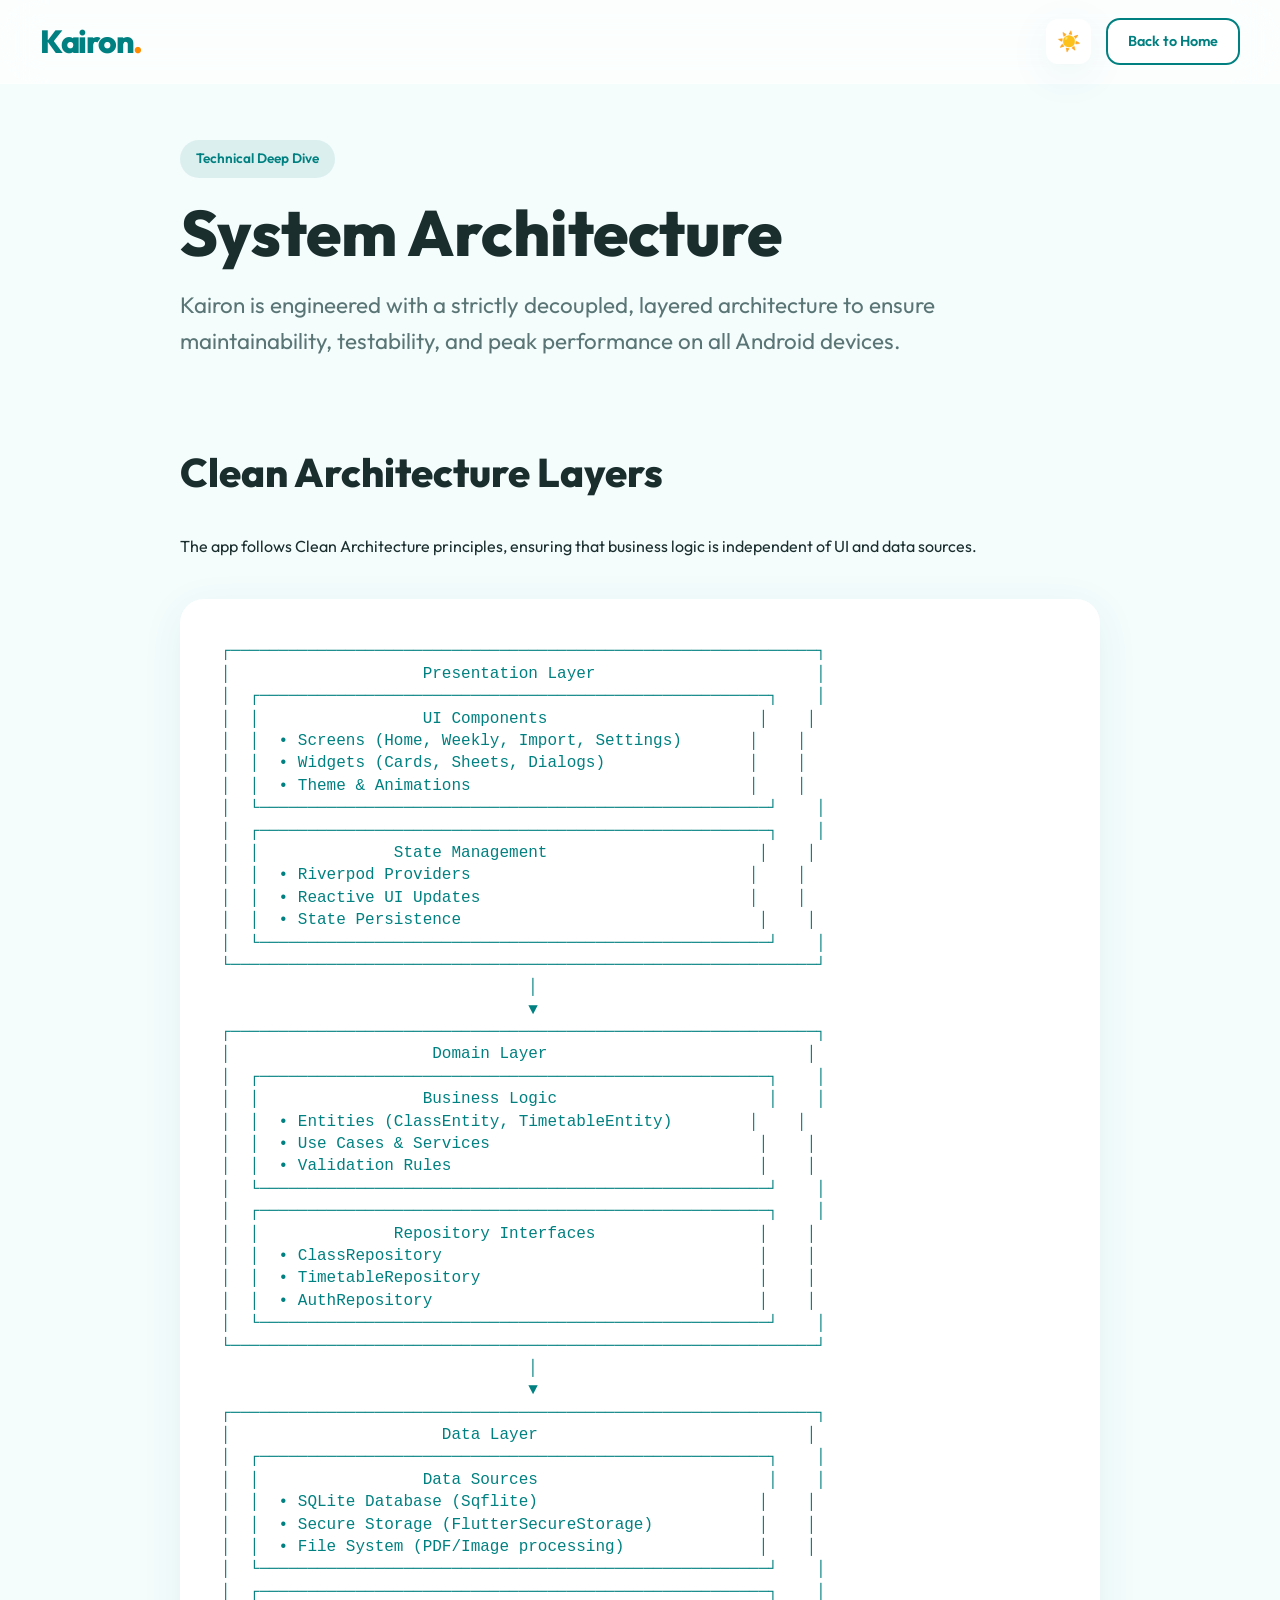
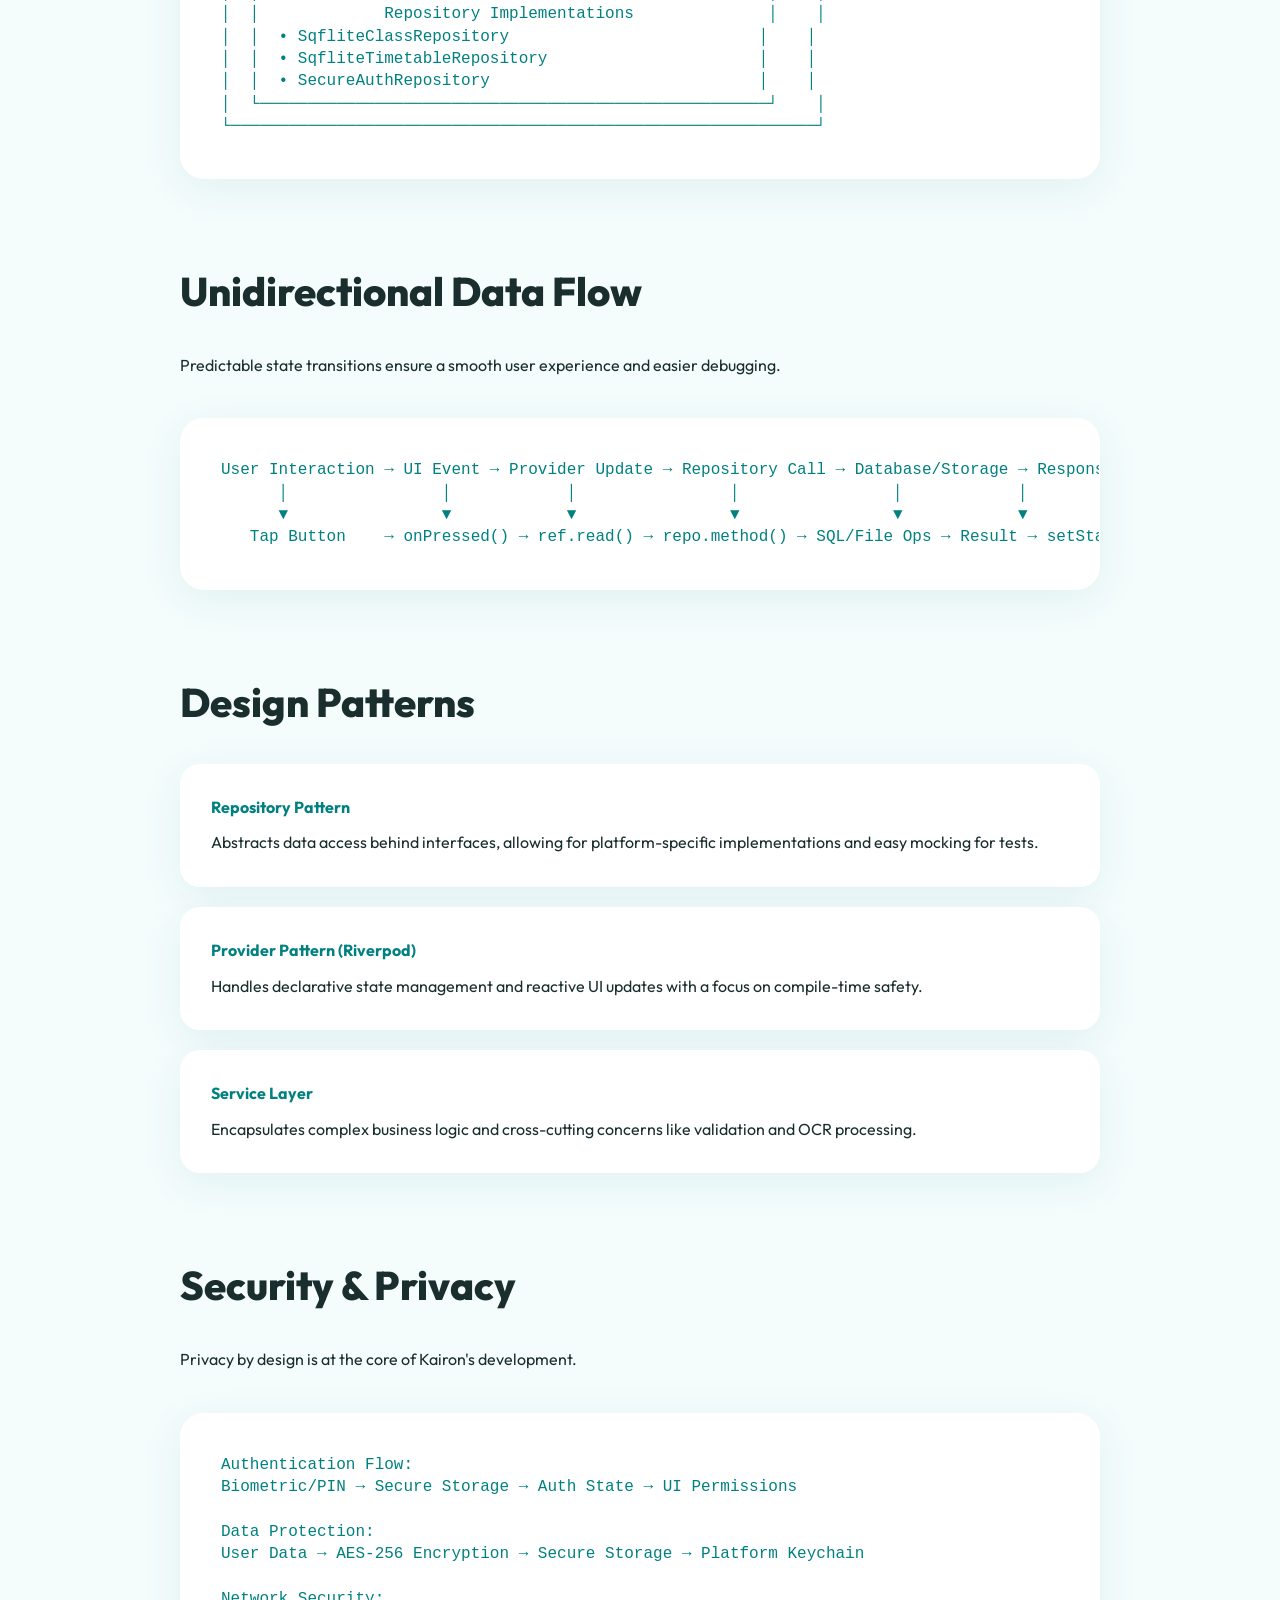
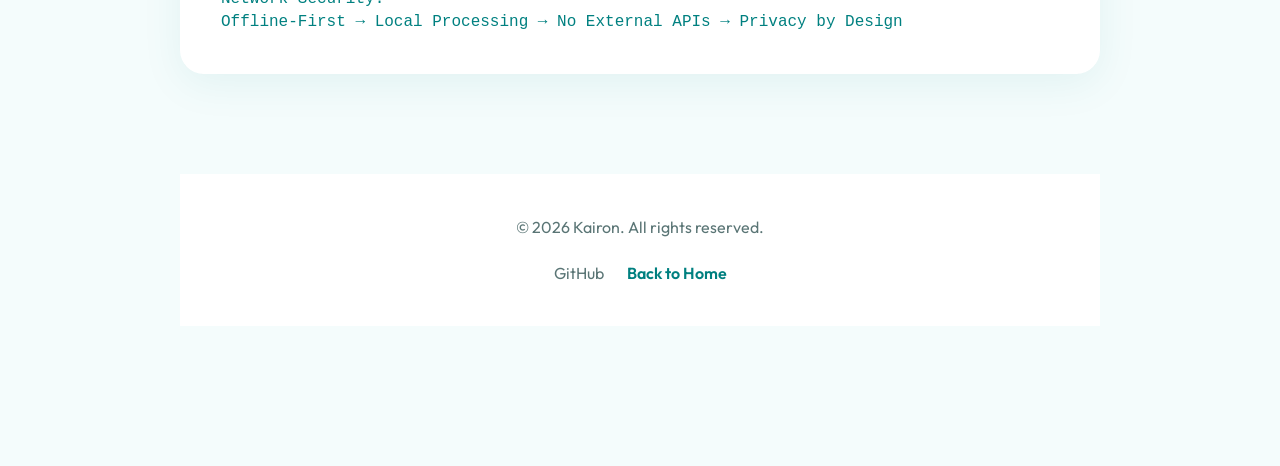
<file: architecture.html>
<!DOCTYPE html>
<html lang="en">
<head>
    <meta charset="UTF-8">
    <meta name="viewport" content="width=device-width, initial-scale=1.0">
    <title>Architecture Overview | Kairon</title>
    <link rel="stylesheet" href="styles.css">
    <style>
        .arch-content {
            max-width: 1000px;
            margin: 0 auto;
            padding: 140px 40px;
        }
        pre {
            background: var(--bg-white);
            color: var(--primary);
            padding: 40px;
            border-radius: 24px;
            overflow-x: auto;
            font-family: 'Fira Code', 'Courier New', Courier, monospace;
            line-height: 1.4;
            margin: 40px 0;
            box-shadow: var(--shadow);
            border: 1px solid var(--glass-border);
        }
        body.dark-theme pre {
            background: rgba(0,0,0,0.2);
            color: var(--primary-light);
        }
        h2 {
            margin: 80px 0 30px;
            font-size: 2.5rem;
            font-weight: 800;
        }
        h3 {
            margin: 50px 0 20px;
            font-size: 1.5rem;
            color: var(--primary);
        }
        .intro {
            font-size: 1.4rem;
            color: var(--text-muted);
            margin-bottom: 60px;
            max-width: 800px;
        }
        .pattern-card {
            background: var(--bg-white);
            padding: 30px;
            border-radius: 20px;
            margin-bottom: 20px;
            border: 1px solid var(--glass-border);
            box-shadow: var(--shadow);
        }
        .pattern-card h4 {
            margin-bottom: 10px;
            color: var(--primary);
        }
    </style>
</head>
<body class="light-theme">
    <nav>
        <div class="nav-container">
            <a href="index.html" class="logo">Kairon<span>.</span></a>
            <div class="nav-actions">
                <button id="theme-toggle" class="theme-btn" aria-label="Toggle dark mode">
                    <span class="sun">☀️</span>
                    <span class="moon">🌙</span>
                </button>
                <a href="index.html" class="btn btn-secondary nav-btn">Back to Home</a>
            </div>
        </div>
    </nav>

    <div class="arch-content">
        <span class="badge">Technical Deep Dive</span>
        <h1 style="font-size: 4rem; font-weight: 800; margin-bottom: 20px; line-height: 1.1;">System Architecture</h1>
        <p class="intro">Kairon is engineered with a strictly decoupled, layered architecture to ensure maintainability, testability, and peak performance on all Android devices.</p>

        <section class="animate-in">
            <h2>Clean Architecture Layers</h2>
            <p>The app follows Clean Architecture principles, ensuring that business logic is independent of UI and data sources.</p>
            <pre>
┌─────────────────────────────────────────────────────────────┐
│                    Presentation Layer                       │
│  ┌─────────────────────────────────────────────────────┐    │
│  │                 UI Components                      │    │
│  │  • Screens (Home, Weekly, Import, Settings)       │    │
│  │  • Widgets (Cards, Sheets, Dialogs)               │    │
│  │  • Theme & Animations                             │    │
│  └─────────────────────────────────────────────────────┘    │
│  ┌─────────────────────────────────────────────────────┐    │
│  │              State Management                      │    │
│  │  • Riverpod Providers                             │    │
│  │  • Reactive UI Updates                            │    │
│  │  • State Persistence                               │    │
│  └─────────────────────────────────────────────────────┘    │
└─────────────────────────────────────────────────────────────┘
                                │
                                ▼
┌─────────────────────────────────────────────────────────────┐
│                     Domain Layer                           │
│  ┌─────────────────────────────────────────────────────┐    │
│  │                 Business Logic                      │    │
│  │  • Entities (ClassEntity, TimetableEntity)        │    │
│  │  • Use Cases & Services                            │    │
│  │  • Validation Rules                                │    │
│  └─────────────────────────────────────────────────────┘    │
│  ┌─────────────────────────────────────────────────────┐    │
│  │              Repository Interfaces                 │    │
│  │  • ClassRepository                                 │    │
│  │  • TimetableRepository                             │    │
│  │  • AuthRepository                                  │    │
│  └─────────────────────────────────────────────────────┘    │
└─────────────────────────────────────────────────────────────┘
                                │
                                ▼
┌─────────────────────────────────────────────────────────────┐
│                      Data Layer                            │
│  ┌─────────────────────────────────────────────────────┐    │
│  │                 Data Sources                        │    │
│  │  • SQLite Database (Sqflite)                       │    │
│  │  • Secure Storage (FlutterSecureStorage)           │    │
│  │  • File System (PDF/Image processing)              │    │
│  └─────────────────────────────────────────────────────┘    │
│  ┌─────────────────────────────────────────────────────┐    │
│  │             Repository Implementations              │    │
│  │  • SqfliteClassRepository                          │    │
│  │  • SqfliteTimetableRepository                      │    │
│  │  • SecureAuthRepository                            │    │
│  └─────────────────────────────────────────────────────┘    │
└─────────────────────────────────────────────────────────────┘</pre>
        </section>

        <section class="animate-in">
            <h2>Unidirectional Data Flow</h2>
            <p>Predictable state transitions ensure a smooth user experience and easier debugging.</p>
            <pre>
User Interaction → UI Event → Provider Update → Repository Call → Database/Storage → Response → UI Update
      │                │            │                │                │            │            │
      ▼                ▼            ▼                ▼                ▼            ▼            ▼
   Tap Button    → onPressed() → ref.read() → repo.method() → SQL/File Ops → Result → setState()</pre>
        </section>

        <section class="animate-in">
            <h2>Design Patterns</h2>
            
            <div class="pattern-card">
                <h4>Repository Pattern</h4>
                <p>Abstracts data access behind interfaces, allowing for platform-specific implementations and easy mocking for tests.</p>
            </div>

            <div class="pattern-card">
                <h4>Provider Pattern (Riverpod)</h4>
                <p>Handles declarative state management and reactive UI updates with a focus on compile-time safety.</p>
            </div>

            <div class="pattern-card">
                <h4>Service Layer</h4>
                <p>Encapsulates complex business logic and cross-cutting concerns like validation and OCR processing.</p>
            </div>
        </section>

        <section class="animate-in">
            <h2>Security & Privacy</h2>
            <p>Privacy by design is at the core of Kairon's development.</p>
            <pre>
Authentication Flow:
Biometric/PIN → Secure Storage → Auth State → UI Permissions

Data Protection:
User Data → AES-256 Encryption → Secure Storage → Platform Keychain

Network Security:
Offline-First → Local Processing → No External APIs → Privacy by Design</pre>
        </section>

        <footer class="footer-bottom" style="margin-top: 100px;">
            <p>&copy; 2026 Kairon. All rights reserved.</p>
            <div class="footer-links" style="margin-top: 20px;">
                <a href="https://github.com/Core-First/kairon" style="color: var(--text-muted); text-decoration: none; margin: 0 10px;">GitHub</a>
                <a href="index.html" style="color: var(--primary); text-decoration: none; font-weight: 600; margin: 0 10px;">Back to Home</a>
            </div>
        </footer>
    </div>

    <script src="script.js"></script>
</body>
</html>
</file>
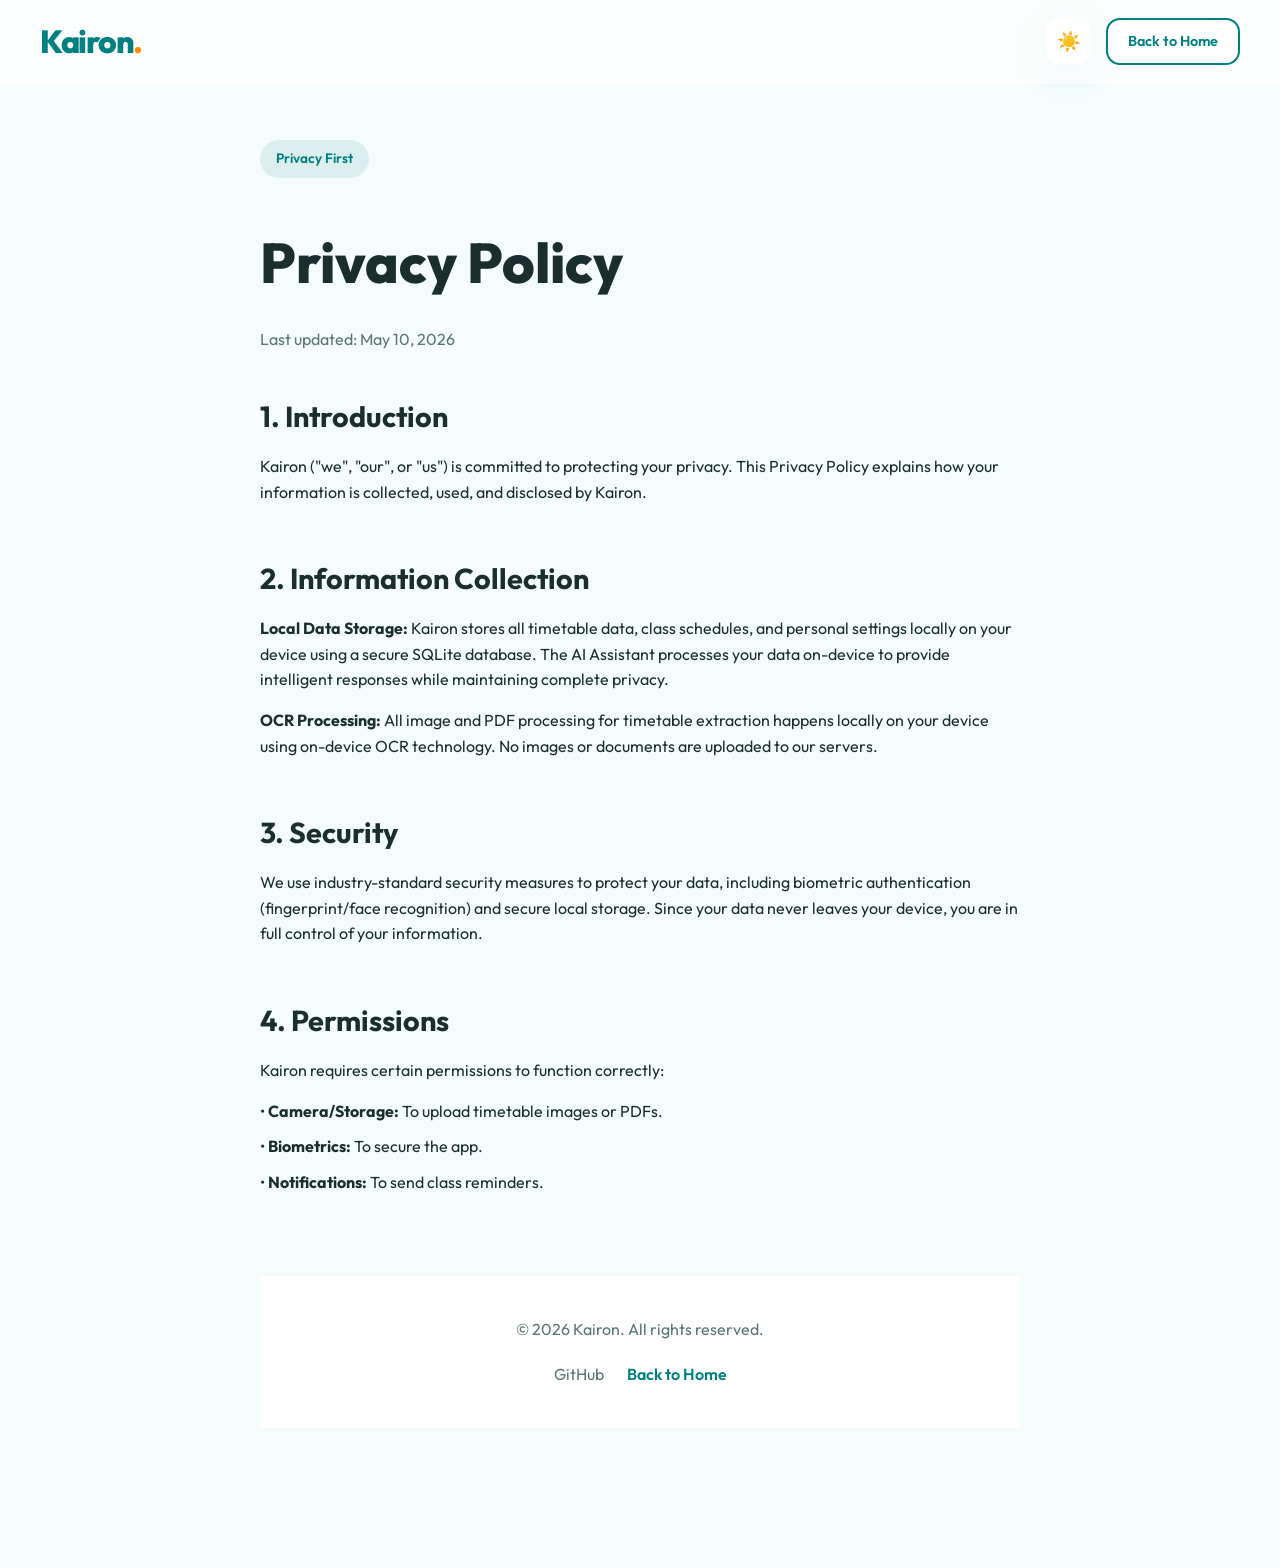
<file: privacy_policy.html>
<!DOCTYPE html>
<html lang="en">

<head>
    <meta charset="UTF-8">
    <meta name="viewport" content="width=device-width, initial-scale=1.0">
    <title>Privacy Policy | Kairon</title>
    <link rel="stylesheet" href="styles.css">
</head>

<body class="light-theme">
    <nav>
        <div class="nav-container">
            <a href="index.html" class="logo">Kairon<span>.</span></a>
            <div class="nav-actions">
                <button id="theme-toggle" class="theme-btn" aria-label="Toggle dark mode">
                    <span class="sun">☀️</span>
                    <span class="moon">🌙</span>
                </button>
                <a href="index.html" class="btn btn-secondary nav-btn">Back to Home</a>
            </div>
        </div>
    </nav>

    <div class="container" style="max-width: 800px; margin: 0 auto; padding: 140px 20px;">
        <span class="badge">Privacy First</span>
        <h1 style="margin: 20px 0 20px; font-size: 3.5rem; font-weight: 800;">Privacy Policy</h1>
        <p style="color: var(--text-muted); margin-bottom: 40px;">Last updated: May 10, 2026</p>

        <section style="margin-bottom: 50px;" class="animate-in">
            <h2 style="margin-bottom: 15px; font-size: 1.8rem;">1. Introduction</h2>
            <p>Kairon ("we", "our", or "us") is committed to protecting your privacy. This Privacy Policy explains how
                your information is collected, used, and disclosed by Kairon.</p>
        </section>

        <!-- Updated for v2.0.0: Changed "Offline First" to "Local Data Storage" to align with AI Assistant feature focus -->
        <!-- The AI Assistant processes data locally, maintaining privacy while enabling smart features -->
        <section style="margin-bottom: 50px;" class="animate-in">
            <h2 style="margin-bottom: 15px; font-size: 1.8rem;">2. Information Collection</h2>
            <p style="margin-bottom: 15px;"><strong>Local Data Storage:</strong> Kairon stores all timetable data, class
                schedules, and personal settings locally on your device using a secure SQLite database. The AI Assistant
                processes your data on-device to provide intelligent responses while maintaining complete privacy.</p>
            <p><strong>OCR Processing:</strong> All image and PDF processing for timetable extraction happens locally on
                your device using on-device OCR technology. No images or documents are uploaded to our servers.</p>
        </section>

        <section style="margin-bottom: 50px;" class="animate-in">
            <h2 style="margin-bottom: 15px; font-size: 1.8rem;">3. Security</h2>
            <p>We use industry-standard security measures to protect your data, including biometric authentication
                (fingerprint/face recognition) and secure local storage. Since your data never leaves your device, you
                are in full control of your information.</p>
        </section>

        <section style="margin-bottom: 50px;" class="animate-in">
            <h2 style="margin-bottom: 15px; font-size: 1.8rem;">4. Permissions</h2>
            <p style="margin-bottom: 15px;">Kairon requires certain permissions to function correctly:</p>
            <ul style="list-style-type: none; padding-left: 0;">
                <li style="margin-bottom: 10px;">• <strong>Camera/Storage:</strong> To upload timetable images or PDFs.
                </li>
                <li style="margin-bottom: 10px;">• <strong>Biometrics:</strong> To secure the app.</li>
                <li style="margin-bottom: 10px;">• <strong>Notifications:</strong> To send class reminders.</li>
            </ul>
        </section>

        <footer class="footer-bottom" style="margin-top: 80px;">
            <p>&copy; 2026 Kairon. All rights reserved.</p>
            <div class="footer-links" style="margin-top: 20px;">
                <a href="https://github.com/Core-First/kairon"
                    style="color: var(--text-muted); text-decoration: none; margin: 0 10px;">GitHub</a>
                <a href="index.html"
                    style="color: var(--primary); text-decoration: none; font-weight: 600; margin: 0 10px;">Back to
                    Home</a>
            </div>
        </footer>
    </div>

    <script src="script.js"></script>
</body>

</html>
</file>
<file: styles.css>
@import url("https://fonts.googleapis.com/css2?family=Outfit:wght@300;400;600;800&display=swap");

:root {
  --primary: #008080;
  --primary-light: #00b3b3;
  --primary-dark: #004d4d;
  --secondary: #ff8c00;
  --accent: #ffcc00;
  --bg-light: #f4fcfc;
  --bg-white: #ffffff;
  --text-main: #1a2e2e;
  --text-muted: #5a7575;
  --glass: rgba(255, 255, 255, 0.7);
  --glass-border: rgba(255, 255, 255, 0.3);
  --shadow: 0 10px 40px rgba(0, 128, 128, 0.08);
  --shadow-large: 0 20px 60px rgba(0, 128, 128, 0.15);
  --radius: 18px;
  --transition: all 0.3s cubic-bezier(0.4, 0, 0.2, 1);
}

body.dark-theme {
  --bg-light: #0a1919;
  --bg-white: #0f2424;
  --text-main: #e0f2f2;
  --text-muted: #a0bdbd;
  --glass: rgba(15, 36, 36, 0.8);
  --glass-border: rgba(255, 255, 255, 0.05);
  --shadow: 0 10px 40px rgba(0, 0, 0, 0.3);
  --shadow-large: 0 20px 60px rgba(0, 0, 0, 0.5);
}

* {
  margin: 0;
  padding: 0;
  box-sizing: border-box;
}

html {
  scroll-behavior: smooth;
}

body {
  font-family: "Outfit", sans-serif;
  background-color: var(--bg-light);
  color: var(--text-main);
  line-height: 1.6;
  overflow-x: hidden;
  transition:
    background-color 0.5s ease,
    color 0.5s ease;
}

/* Custom Scrollbar */
::-webkit-scrollbar {
  width: 10px;
}

::-webkit-scrollbar-track {
  background: var(--bg-light);
}

::-webkit-scrollbar-thumb {
  background: var(--primary);
  border-radius: 10px;
}

::-webkit-scrollbar-thumb:hover {
  background: var(--primary-light);
}

/* Glassmorphism Navigation */
nav {
  position: fixed;
  top: 0;
  width: 100%;
  z-index: 1000;
  background: var(--glass);
  backdrop-filter: blur(20px);
  -webkit-backdrop-filter: blur(20px);
  border-bottom: 1px solid var(--glass-border);
  padding: 1rem 0;
  transition: var(--transition);
}

.nav-container {
  max-width: 1300px;
  margin: 0 auto;
  padding: 0 40px;
  display: flex;
  justify-content: space-between;
  align-items: center;
}

.logo {
  font-size: 2rem;
  font-weight: 800;
  color: var(--primary);
  text-decoration: none;
  letter-spacing: -1.5px;
}

.logo span {
  color: var(--secondary);
}

.nav-links {
  display: flex;
  gap: 30px;
}

.nav-links a {
  text-decoration: none;
  color: var(--text-main);
  font-weight: 500;
  transition: var(--transition);
}

.nav-links a:hover {
  color: var(--primary);
}

.nav-actions {
  display: flex;
  align-items: center;
  gap: 15px;
}

/* Theme Toggle */
.theme-btn {
  background: var(--bg-white);
  border: 1px solid var(--glass-border);
  width: 45px;
  height: 45px;
  border-radius: 12px;
  cursor: pointer;
  display: flex;
  align-items: center;
  justify-content: center;
  font-size: 1.2rem;
  box-shadow: var(--shadow);
  transition: var(--transition);
}

.theme-btn:hover {
  transform: translateY(-2px);
}

body.light-theme .moon,
body.dark-theme .sun {
  display: none;
}

/* Buttons */
.btn {
  padding: 14px 28px;
  border-radius: 14px;
  font-weight: 600;
  text-decoration: none;
  font-size: 1rem;
  transition: var(--transition);
  display: inline-flex;
  align-items: center;
  justify-content: center;
  cursor: pointer;
  border: none;
}

.btn-primary {
  background: var(--primary);
  color: white;
  box-shadow: 0 10px 20px rgba(0, 128, 128, 0.2);
}

.btn-primary:hover {
  transform: translateY(-3px);
  background: var(--primary-light);
  box-shadow: 0 15px 30px rgba(0, 128, 128, 0.3);
}

.btn-secondary {
  background: var(--bg-white);
  color: var(--primary);
  border: 2px solid var(--primary);
}

.btn-secondary:hover {
  background: var(--primary);
  color: white;
  transform: translateY(-3px);
}

.nav-btn {
  padding: 10px 20px;
  font-size: 0.9rem;
}

/* Hero Section */
.hero {
  padding: 180px 0 120px;
  position: relative;
  overflow: hidden;
}

.hero-bg-shapes {
  position: absolute;
  top: 0;
  left: 0;
  width: 100%;
  height: 100%;
  z-index: -1;
}

.shape {
  position: absolute;
  border-radius: 50%;
  filter: blur(100px);
  opacity: 0.3;
}

.shape-1 {
  width: 500px;
  height: 500px;
  background: var(--primary);
  top: -200px;
  right: -100px;
}

.shape-2 {
  width: 400px;
  height: 400px;
  background: var(--secondary);
  bottom: -100px;
  left: -100px;
}

.shape-3 {
  width: 300px;
  height: 300px;
  background: var(--accent);
  top: 40%;
  left: 30%;
}

.hero-container {
  max-width: 1300px;
  margin: 0 auto;
  padding: 0 40px;
  display: grid;
  grid-template-columns: 1.2fr 1fr;
  align-items: center;
  gap: 80px;
}

.badge {
  background: rgba(0, 128, 128, 0.1);
  color: var(--primary);
  padding: 8px 16px;
  border-radius: 50px;
  font-weight: 600;
  font-size: 0.85rem;
  margin-bottom: 20px;
  display: inline-block;
}

.hero-content h1 {
  font-size: 5rem;
  font-weight: 800;
  line-height: 1;
  margin-bottom: 1.5rem;
  color: var(--text-main);
}

.hero-content h1 span {
  color: var(--primary);
}

.hero-content p {
  font-size: 1.25rem;
  color: var(--text-muted);
  margin-bottom: 2.5rem;
  max-width: 600px;
}

/* AI Assistant Announcement Styles - v2.0.0 Update */
/* This styling creates a prominent callout for the new AI Assistant feature */
/* The teal accent border and background align with the site's primary color scheme */
.ai-announcement {
  font-size: 1.1rem;
  color: var(--primary);
  margin-bottom: 1.5rem;
  max-width: 600px;
  background: rgba(0, 128, 128, 0.05);
  padding: 15px 20px;
  border-radius: 12px;
  border-left: 3px solid var(--primary);
}

/* Emphasized text within AI announcement uses secondary color for visual hierarchy */
.ai-announcement em {
  color: var(--secondary);
  font-style: normal;
  font-weight: 600;
}

.hero-image {
  position: relative;
}

.image-wrapper {
  position: relative;
  padding: 20px;
}

.hero-image img {
  width: 100%;
  max-width: 550px;
  border-radius: 40px;
  box-shadow: var(--shadow-large);
  transform: perspective(1000px) rotateY(-15deg) rotateX(5deg);
  transition: var(--transition);
}

.hero-image:hover img {
  transform: perspective(1000px) rotateY(0deg) rotateX(0deg) scale(1.05);
}

/* Features */
.features {
  padding: 140px 0;
  background: var(--bg-white);
}

.section-title {
  text-align: center;
  max-width: 800px;
  margin: 0 auto 80px;
}

.section-title h2 {
  font-size: 3.5rem;
  font-weight: 800;
  margin-bottom: 1rem;
  color: var(--text-main);
}

.features-grid {
  max-width: 1300px;
  margin: 0 auto;
  padding: 0 40px;
  display: grid;
  grid-template-columns: repeat(auto-fit, minmax(350px, 1fr));
  gap: 40px;
}

.feature-card {
  padding: 50px;
  background: var(--bg-light);
  border-radius: 30px;
  transition: var(--transition);
  border: 1px solid var(--glass-border);
}

.feature-card:hover {
  background: var(--bg-white);
  border-color: var(--primary);
  transform: translateY(-12px);
  box-shadow: var(--shadow-large);
}

.feature-icon {
  width: 70px;
  height: 70px;
  background: var(--bg-white);
  border-radius: 20px;
  display: flex;
  align-items: center;
  justify-content: center;
  font-size: 2rem;
  margin-bottom: 30px;
  box-shadow: var(--shadow);
}

.feature-card h3 {
  font-size: 1.75rem;
  font-weight: 700;
  margin-bottom: 15px;
  color: var(--text-main);
}

.feature-card p {
  color: var(--text-muted);
  font-size: 1.1rem;
}

/* How It Works */
.how-it-works {
  padding: 140px 0;
  background: var(--bg-light);
}

.steps-grid {
  max-width: 1300px;
  margin: 0 auto;
  padding: 0 40px;
  display: grid;
  grid-template-columns: repeat(auto-fit, minmax(300px, 1fr));
  gap: 50px;
}

.step {
  text-align: center;
  position: relative;
}

.step-number {
  font-size: 5rem;
  font-weight: 800;
  color: var(--primary);
  opacity: 0.1;
  line-height: 1;
  margin-bottom: -30px;
}

.step h3 {
  font-size: 1.5rem;
  font-weight: 700;
  margin-bottom: 15px;
  position: relative;
}

.step p {
  color: var(--text-muted);
}

/* Tech Stack */
.tech-section {
  padding: 120px 0;
  background: var(--bg-white);
}

.tech-container {
  max-width: 1000px;
  margin: 0 auto;
  padding: 0 40px;
  text-align: center;
}

.tech-content h2 {
  font-size: 3rem;
  margin-bottom: 1rem;
}

.tech-grid {
  display: flex;
  flex-wrap: wrap;
  justify-content: center;
  gap: 20px;
  margin-top: 50px;
}

.tech-pill {
  padding: 15px 30px;
  background: var(--bg-light);
  border-radius: 50px;
  border: 1px solid var(--glass-border);
  font-weight: 600;
  display: flex;
  align-items: center;
  gap: 10px;
  transition: var(--transition);
}

.tech-pill:hover {
  background: var(--primary);
  color: white;
  transform: scale(1.05);
}

/* Universities Section */
.universities-section {
  padding: 120px 0;
  background: var(--bg-light);
}

.universities-container {
  max-width: 1300px;
  margin: 0 auto;
  padding: 0 40px;
}

.universities-section .section-title p {
  font-size: 1.15rem;
  color: var(--text-muted);
  max-width: 700px;
  margin: 0 auto 60px;
}

.universities-grid {
  display: grid;
  grid-template-columns: repeat(auto-fit, minmax(280px, 1fr));
  gap: 30px;
  margin-bottom: 50px;
}

.university-card {
  background: var(--bg-white);
  border-radius: 24px;
  padding: 40px 30px;
  text-align: center;
  border: 1px solid var(--glass-border);
  box-shadow: var(--shadow);
  transition: var(--transition);
}

.university-card:hover {
  transform: translateY(-8px);
  box-shadow: var(--shadow-large);
  border-color: var(--primary);
}

.university-logo-wrapper {
  width: 100px;
  height: 100px;
  margin: 0 auto 20px;
  display: flex;
  align-items: center;
  justify-content: center;
  background: var(--bg-light);
  border-radius: 24px;
  padding: 15px;
}

.university-logo {
  width: 100%;
  height: 100%;
  object-fit: contain;
}

.university-logo-placeholder {
  width: 100px;
  height: 100px;
  margin: 0 auto 20px;
  display: flex;
  align-items: center;
  justify-content: center;
  background: var(--bg-light);
  border-radius: 24px;
  font-size: 2.5rem;
}

.placeholder-icon {
  display: block;
}

.university-card h4 {
  font-size: 1.25rem;
  font-weight: 700;
  color: var(--text-main);
  margin-bottom: 8px;
}

.university-acronym {
  font-size: 0.9rem;
  color: var(--primary);
  font-weight: 600;
  letter-spacing: 1px;
  text-transform: uppercase;
}

.accuracy-note {
  background: var(--bg-white);
  border-radius: 20px;
  padding: 30px 40px;
  border: 1px solid var(--glass-border);
  box-shadow: var(--shadow);
  text-align: center;
}

.accuracy-note p {
  font-size: 1.05rem;
  color: var(--text-muted);
  line-height: 1.7;
  max-width: 800px;
  margin: 0 auto;
}

.accuracy-note strong {
  color: var(--primary);
}

/* Download Section */
.download-section {
  padding: 100px 0;
}

.download-container {
  max-width: 1000px;
  margin: 0 auto;
  padding: 80px 40px;
  background: var(--primary);
  border-radius: 40px;
  text-align: center;
  color: white;
  box-shadow: var(--shadow-large);
}

.download-container h2 {
  font-size: 3.5rem;
  margin-bottom: 1rem;
  line-height: 1.1;
}

.download-container p {
  font-size: 1.3rem;
  margin-bottom: 3rem;
  opacity: 0.9;
}

.download-buttons {
  display: flex;
  justify-content: center;
  gap: 20px;
}

.btn-large {
  padding: 20px 40px;
  flex-direction: column;
  min-width: 250px;
}

.btn-large span {
  font-size: 1.25rem;
  display: block;
}

.btn-large small {
  font-size: 0.8rem;
  opacity: 0.7;
}

/* Play Store Badge Styles - v2.0.0 Update */
/* Replaced custom button with official Google Play Store badge for better brand recognition */
/* The hover effect matches the site's existing button interaction patterns */
.playstore-badge {
  display: inline-block;
  transition: var(--transition);
}

.playstore-badge:hover {
  transform: translateY(-3px);
}

.playstore-badge img {
  height: 60px;
  width: auto;
}

/* Footer */
footer {
  padding: 100px 0 40px;
  background: var(--bg-white);
  border-top: 1px solid var(--glass-border);
}

.footer-content {
  max-width: 1300px;
  margin: 0 auto;
  padding: 0 40px;
  display: grid;
  grid-template-columns: 1.5fr 3fr;
  gap: 80px;
}

.footer-brand p {
  margin-top: 20px;
  color: var(--text-muted);
  max-width: 300px;
}

.footer-nav {
  display: grid;
  grid-template-columns: repeat(3, 1fr);
  gap: 40px;
}

.footer-col h4 {
  margin-bottom: 25px;
  font-size: 1.1rem;
  font-weight: 700;
}

.footer-col a {
  display: block;
  text-decoration: none;
  color: var(--text-muted);
  margin-bottom: 12px;
  transition: var(--transition);
}

.footer-col a:hover {
  color: var(--primary);
  transform: translateX(5px);
}

.footer-bottom {
  max-width: 1300px;
  margin: 60px auto 0;
  padding: 40px;
  text-align: center;
  border-top: 1px solid var(--glass-border);
  color: var(--text-muted);
}

/* Responsive */
@media (max-width: 1200px) {
  .hero-content h1 {
    font-size: 4rem;
  }
}

@media (max-width: 992px) {
  .nav-links {
    display: none;
  }

  .hero-container {
    grid-template-columns: 1fr;
    text-align: center;
  }

  .hero-content p {
    margin: 0 auto 2.5rem;
  }

  .cta-group {
    justify-content: center;
  }

  .hero-image img {
    transform: none;
  }

  .footer-content {
    grid-template-columns: 1fr;
    gap: 60px;
  }
}

@media (max-width: 768px) {
  .hero-content h1 {
    font-size: 3.5rem;
  }

  .download-buttons {
    flex-direction: column;
  }

  .footer-nav {
    grid-template-columns: 1fr 1fr;
  }

  .universities-grid {
    grid-template-columns: repeat(auto-fit, minmax(240px, 1fr));
    gap: 20px;
  }

  .university-card {
    padding: 30px 20px;
  }

  .accuracy-note {
    padding: 20px;
  }

  .accuracy-note p {
    font-size: 0.95rem;
  }
}

@media (max-width: 480px) {
  .hero-content h1 {
    font-size: 2.8rem;
  }

  .nav-btn {
    display: none;
  }
}

/* Animations */
@keyframes fadeInUp {
  from {
    opacity: 0;
    transform: translateY(40px);
  }

  to {
    opacity: 1;
    transform: translateY(0);
  }
}

.animate-in {
  opacity: 0;
  animation: fadeInUp 1s cubic-bezier(0.2, 0.8, 0.2, 1) forwards;
}

.playstore-icon {
  width: 24px;
  height: 24px;
  margin-bottom: 10px;
  flex-shrink: 0;
}
</file>
